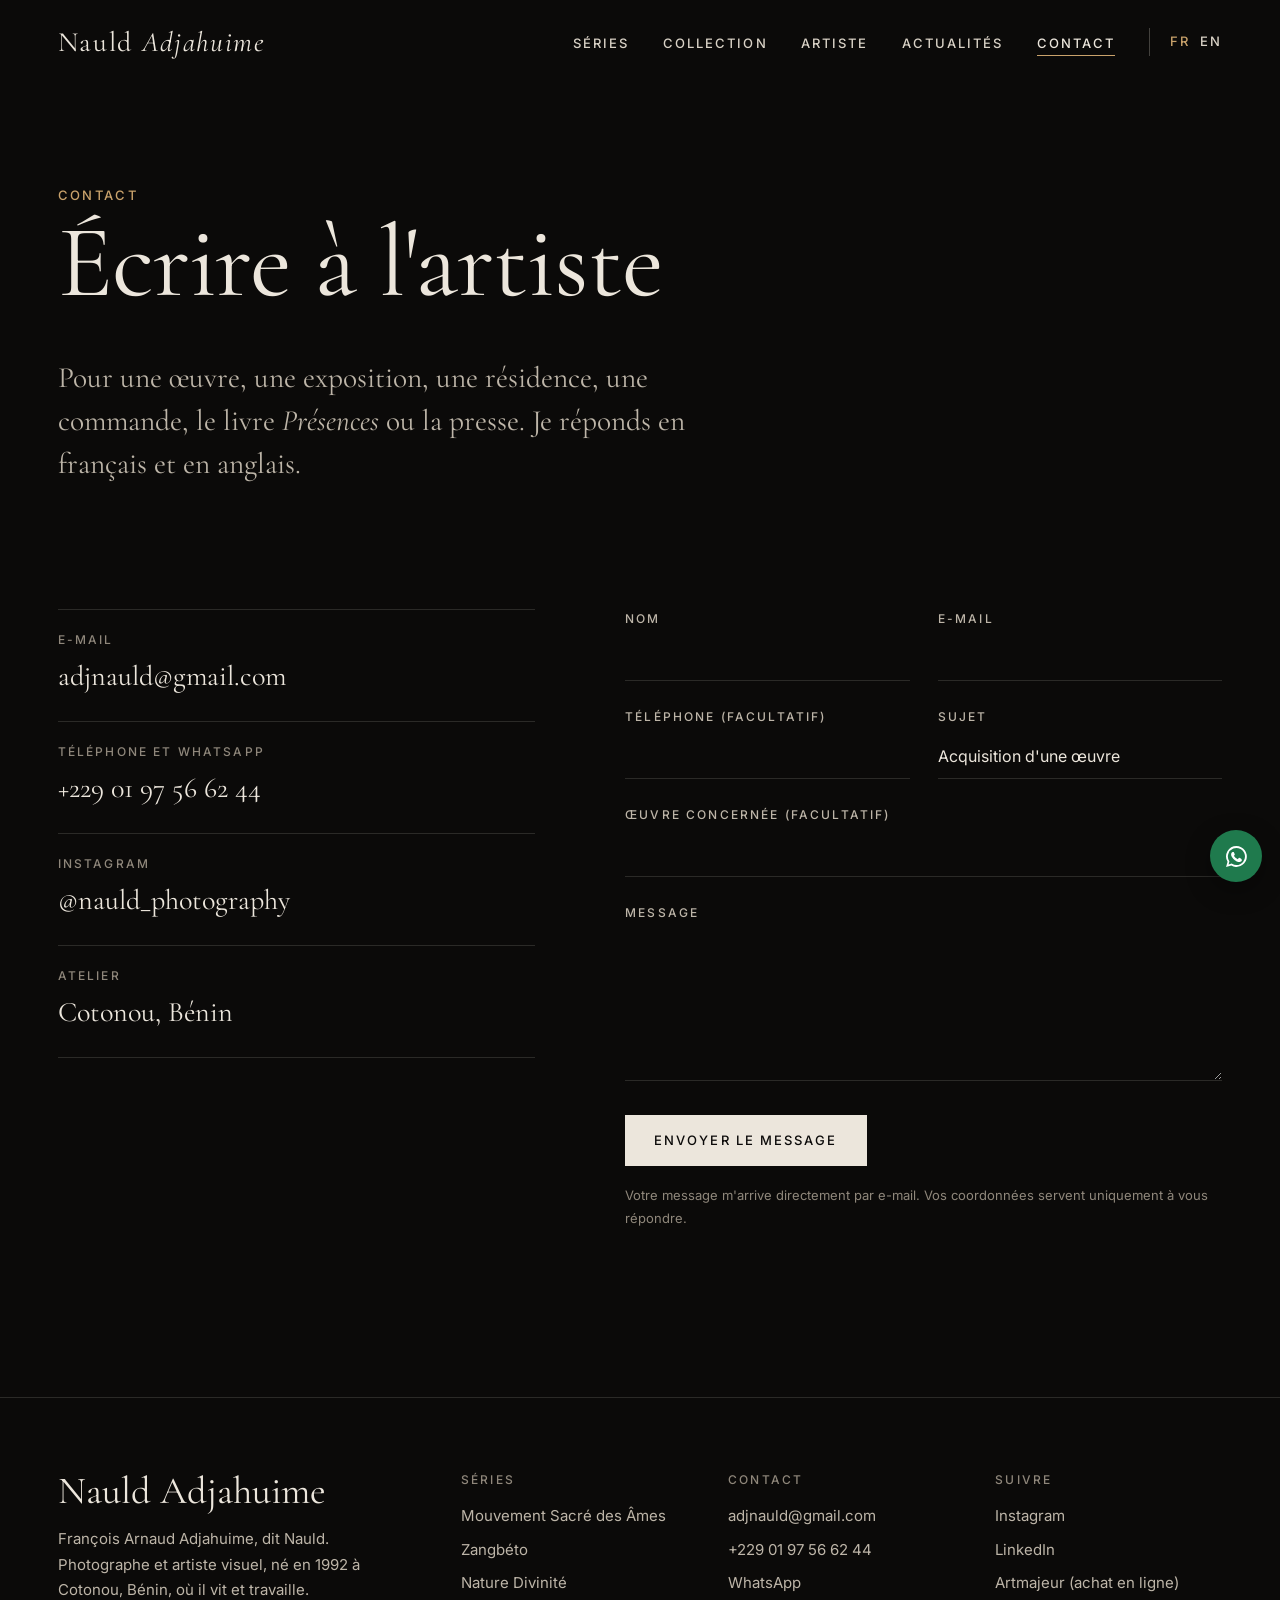
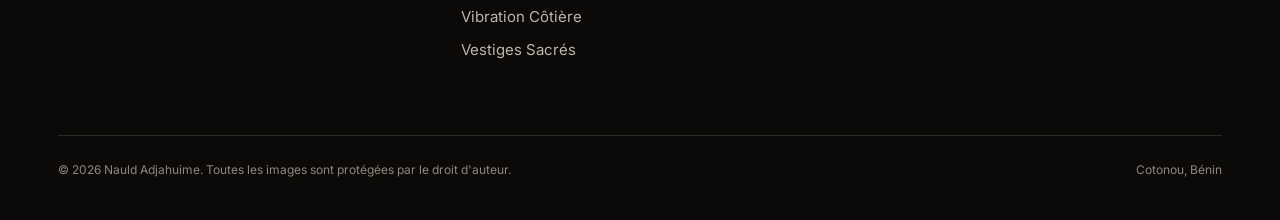
<file: contact.html>
<!doctype html>
<html lang="fr">
<head>
<meta charset="utf-8">
<meta name="viewport" content="width=device-width, initial-scale=1">
<title>Contact · Nauld Adjahuime</title>
<meta name="description" content="Contacter Nauld Adjahuime, photographe et artiste visuel à Cotonou : acquisition d'œuvres, expositions, résidences, presse.">
<link rel="canonical" href="https://nauldadjahuime.com/contact.html">
<link rel="alternate" hreflang="fr" href="https://nauldadjahuime.com/contact.html">
<link rel="alternate" hreflang="en" href="https://nauldadjahuime.com/en/contact.html">
<link rel="alternate" hreflang="x-default" href="https://nauldadjahuime.com/contact.html">
<meta property="og:type" content="website">
<meta property="og:site_name" content="Nauld Adjahuime">
<meta property="og:title" content="Contact · Nauld Adjahuime">
<meta property="og:description" content="Contacter Nauld Adjahuime, photographe et artiste visuel à Cotonou : acquisition d'œuvres, expositions, résidences, presse.">
<meta property="og:image" content="https://nauldadjahuime.com/img/zan-04-l.jpg">
<meta property="og:url" content="https://nauldadjahuime.com/contact.html">
<meta name="twitter:card" content="summary_large_image">
<meta name="theme-color" content="#0b0a09">
<link rel="icon" href="favicon.svg" type="image/svg+xml">
<link rel="preconnect" href="https://fonts.googleapis.com">
<link rel="preconnect" href="https://fonts.gstatic.com" crossorigin>
<link href="https://fonts.googleapis.com/css2?family=Cormorant+Garamond:ital,wght@0,400;0,500;1,400&family=Inter:wght@400;500&display=swap" rel="stylesheet">
<link rel="stylesheet" href="style.css">
</head>
<body>
<a class="skip" href="#contenu">Aller au contenu</a>
<header class="site-header">
  <div class="wrap">
    <a class="brand" href="index.html">Nauld <span>Adjahuime</span></a>
    <button class="nav-toggle" type="button" aria-expanded="false" aria-controls="menu">Menu</button>
    <nav class="nav" id="menu" aria-label="Menu principal">
      <ul>
        <li><a href="series.html">Séries</a></li>
        <li><a href="collection.html">Collection</a></li>
        <li><a href="artiste.html">Artiste</a></li>
        <li><a href="actualites.html">Actualités</a></li>
        <li><a href="contact.html" aria-current="page">Contact</a></li>
        <li class="lang"><span aria-current="true">FR</span><a href="en/contact.html" hreflang="en" lang="en">EN</a></li>
      </ul>
    </nav>
  </div>
</header>
<main id="contenu">
  <div class="wrap page-head">
    <span class="label accent">Contact</span>
    <h1>Écrire à l'artiste</h1>
    <p class="lead muted">Pour une œuvre, une exposition, une résidence, une commande, le livre <em>Présences</em> ou la presse. Je réponds en français et en anglais.</p>
  </div>
  <section style="padding-top:0">
    <div class="wrap contact-grid">
      <ul class="direct">
        <li><small>E-mail</small><a href="mailto:adjnauld@gmail.com">adjnauld@gmail.com</a></li>
        <li><small>Téléphone et WhatsApp</small><a href="https://wa.me/2290197566244" target="_blank" rel="noopener">+229 01 97 56 62 44</a></li>
        <li><small>Instagram</small><a href="https://www.instagram.com/nauld_photography/" target="_blank" rel="noopener">@nauld_photography</a></li>
        <li><small>Atelier</small><span class="v">Cotonou, Bénin</span></li>
      </ul>
      <form name="contact" method="POST" action="merci.html" data-netlify="true" netlify-honeypot="site-web">
        <input type="hidden" name="form-name" value="contact">
        <p class="hp"><label>Ne pas remplir <input name="site-web"></label></p>
        <div class="row">
          <div class="field"><label for="nom">Nom</label><input id="nom" name="nom" autocomplete="name" required></div>
          <div class="field"><label for="email">E-mail</label><input id="email" name="email" type="email" autocomplete="email" required></div>
        </div>
        <div class="row">
          <div class="field"><label for="telephone">Téléphone (facultatif)</label><input id="telephone" name="telephone" type="tel" autocomplete="tel"></div>
          <div class="field"><label for="sujet">Sujet</label>
            <select id="sujet" name="sujet">
              <option>Acquisition d'une œuvre</option>
              <option>Exposition ou résidence</option>
              <option>Livre Présences</option>
              <option>Commande ou collaboration</option>
              <option>Presse</option>
              <option>Autre</option>
            </select>
          </div>
        </div>
        <div class="field"><label for="oeuvre">Œuvre concernée (facultatif)</label><input id="oeuvre" name="oeuvre"></div>
        <div class="field"><label for="message">Message</label><textarea id="message" name="message" required></textarea></div>
        <button class="btn solid" type="submit">Envoyer le message</button>
        <p class="note">Votre message m'arrive directement par e-mail. Vos coordonnées servent uniquement à vous répondre.</p>
      </form>
    </div>
  </section>
</main>
<footer class="site-footer">
  <div class="wrap">
    <div class="cols">
      <div>
        <div class="big">Nauld Adjahuime</div>
        <p class="muted" style="margin:0;max-width:340px">François Arnaud Adjahuime, dit Nauld. Photographe et artiste visuel, né en 1992 à Cotonou, Bénin, où il vit et travaille.</p>
      </div>
      <div>
        <h4>Séries</h4>
        <ul>
          <li><a href="mouvement-sacre-des-ames.html">Mouvement Sacré des Âmes</a></li>
          <li><a href="zangbeto.html">Zangbéto</a></li>
          <li><a href="nature-divinite.html">Nature Divinité</a></li>
          <li><a href="vibration-cotiere.html">Vibration Côtière</a></li>
          <li><a href="vestiges-sacres.html">Vestiges Sacrés</a></li>
        </ul>
      </div>
      <div>
        <h4>Contact</h4>
        <ul>
          <li><a href="mailto:adjnauld@gmail.com">adjnauld@gmail.com</a></li>
          <li><a href="tel:+2290197566244">+229 01 97 56 62 44</a></li>
          <li><a href="https://wa.me/2290197566244" target="_blank" rel="noopener">WhatsApp</a></li>
        </ul>
      </div>
      <div>
        <h4>Suivre</h4>
        <ul>
          <li><a href="https://www.instagram.com/nauld_photography/" target="_blank" rel="noopener">Instagram</a></li>
          <li><a href="https://www.linkedin.com/in/francois-arnaud-adjahuime-371b19124/" target="_blank" rel="noopener">LinkedIn</a></li>
          <li><a href="https://www.artmajeur.com/nauld-adjahuime" target="_blank" rel="noopener">Artmajeur (achat en ligne)</a></li>
        </ul>
      </div>
    </div>
    <div class="legal"><span>© 2026 Nauld Adjahuime. Toutes les images sont protégées par le droit d'auteur.</span><span>Cotonou, Bénin</span></div>
  </div>
</footer>
<a class="wa-float" href="https://wa.me/2290197566244" target="_blank" rel="noopener" aria-label="Écrire sur WhatsApp"><svg viewBox="0 0 24 24" fill="currentColor" aria-hidden="true"><path d="M12 2a10 10 0 0 0-8.6 15.1L2 22l5-1.3A10 10 0 1 0 12 2Zm0 18.2c-1.5 0-3-.4-4.3-1.2l-.3-.2-3 .8.8-2.9-.2-.3A8.2 8.2 0 1 1 12 20.2Zm4.5-6.1c-.2-.1-1.5-.7-1.7-.8-.2-.1-.4-.1-.6.1l-.8 1c-.1.2-.3.2-.5.1a6.7 6.7 0 0 1-3.3-2.9c-.3-.4.3-.4.7-1.4.1-.2 0-.3 0-.4l-.8-1.8c-.2-.5-.4-.4-.6-.4h-.5a1 1 0 0 0-.7.3 3 3 0 0 0-.9 2.2c0 1.3.9 2.5 1 2.7.1.2 1.8 2.8 4.4 3.9 1.7.7 2.3.8 3.1.6.5-.1 1.5-.6 1.7-1.2.2-.6.2-1.1.2-1.2-.1-.1-.3-.2-.6-.3Z"/></svg></a>
<script src="cms.js"></script>
<script src="site.js"></script>
</body>
</html>
</file>
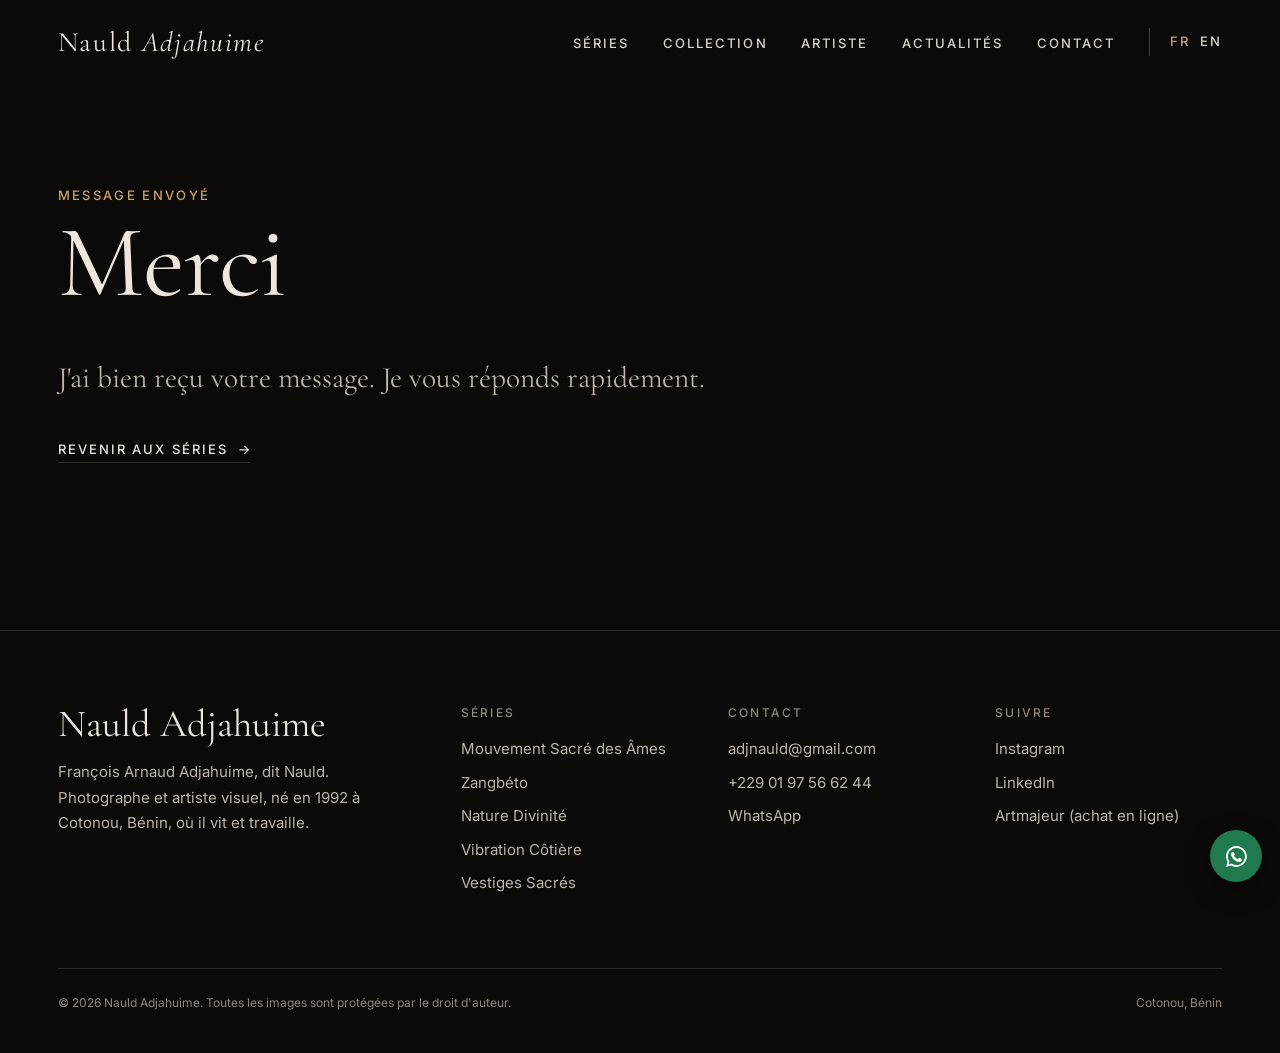
<file: merci.html>
<!doctype html>
<html lang="fr">
<head>
<meta charset="utf-8">
<meta name="viewport" content="width=device-width, initial-scale=1">
<title>Merci · Nauld Adjahuime</title>
<meta name="description" content="Message envoyé.">
<meta name="robots" content="noindex">
<link rel="canonical" href="https://nauldadjahuime.com/merci.html">
<link rel="alternate" hreflang="fr" href="https://nauldadjahuime.com/merci.html">
<link rel="alternate" hreflang="en" href="https://nauldadjahuime.com/en/merci.html">
<link rel="alternate" hreflang="x-default" href="https://nauldadjahuime.com/merci.html">
<meta property="og:type" content="website">
<meta property="og:site_name" content="Nauld Adjahuime">
<meta property="og:title" content="Merci · Nauld Adjahuime">
<meta property="og:description" content="Message envoyé.">
<meta property="og:image" content="https://nauldadjahuime.com/img/zan-04-l.jpg">
<meta property="og:url" content="https://nauldadjahuime.com/merci.html">
<meta name="twitter:card" content="summary_large_image">
<meta name="theme-color" content="#0b0a09">
<link rel="icon" href="favicon.svg" type="image/svg+xml">
<link rel="preconnect" href="https://fonts.googleapis.com">
<link rel="preconnect" href="https://fonts.gstatic.com" crossorigin>
<link href="https://fonts.googleapis.com/css2?family=Cormorant+Garamond:ital,wght@0,400;0,500;1,400&family=Inter:wght@400;500&display=swap" rel="stylesheet">
<link rel="stylesheet" href="style.css">
</head>
<body>
<a class="skip" href="#contenu">Aller au contenu</a>
<header class="site-header">
  <div class="wrap">
    <a class="brand" href="index.html">Nauld <span>Adjahuime</span></a>
    <button class="nav-toggle" type="button" aria-expanded="false" aria-controls="menu">Menu</button>
    <nav class="nav" id="menu" aria-label="Menu principal">
      <ul>
        <li><a href="series.html">Séries</a></li>
        <li><a href="collection.html">Collection</a></li>
        <li><a href="artiste.html">Artiste</a></li>
        <li><a href="actualites.html">Actualités</a></li>
        <li><a href="contact.html">Contact</a></li>
        <li class="lang"><span aria-current="true">FR</span><a href="en/merci.html" hreflang="en" lang="en">EN</a></li>
      </ul>
    </nav>
  </div>
</header>
<main id="contenu">
  <div class="wrap page-head" style="min-height:70vh">
    <span class="label accent">Message envoyé</span>
    <h1>Merci</h1>
    <p class="lead muted">J'ai bien reçu votre message. Je vous réponds rapidement.</p>
    <a class="arrow" href="series.html">Revenir aux séries</a>
  </div>
</main>
<footer class="site-footer">
  <div class="wrap">
    <div class="cols">
      <div>
        <div class="big">Nauld Adjahuime</div>
        <p class="muted" style="margin:0;max-width:340px">François Arnaud Adjahuime, dit Nauld. Photographe et artiste visuel, né en 1992 à Cotonou, Bénin, où il vit et travaille.</p>
      </div>
      <div>
        <h4>Séries</h4>
        <ul>
          <li><a href="mouvement-sacre-des-ames.html">Mouvement Sacré des Âmes</a></li>
          <li><a href="zangbeto.html">Zangbéto</a></li>
          <li><a href="nature-divinite.html">Nature Divinité</a></li>
          <li><a href="vibration-cotiere.html">Vibration Côtière</a></li>
          <li><a href="vestiges-sacres.html">Vestiges Sacrés</a></li>
        </ul>
      </div>
      <div>
        <h4>Contact</h4>
        <ul>
          <li><a href="mailto:adjnauld@gmail.com">adjnauld@gmail.com</a></li>
          <li><a href="tel:+2290197566244">+229 01 97 56 62 44</a></li>
          <li><a href="https://wa.me/2290197566244" target="_blank" rel="noopener">WhatsApp</a></li>
        </ul>
      </div>
      <div>
        <h4>Suivre</h4>
        <ul>
          <li><a href="https://www.instagram.com/nauld_photography/" target="_blank" rel="noopener">Instagram</a></li>
          <li><a href="https://www.linkedin.com/in/francois-arnaud-adjahuime-371b19124/" target="_blank" rel="noopener">LinkedIn</a></li>
          <li><a href="https://www.artmajeur.com/nauld-adjahuime" target="_blank" rel="noopener">Artmajeur (achat en ligne)</a></li>
        </ul>
      </div>
    </div>
    <div class="legal"><span>© 2026 Nauld Adjahuime. Toutes les images sont protégées par le droit d'auteur.</span><span>Cotonou, Bénin</span></div>
  </div>
</footer>
<a class="wa-float" href="https://wa.me/2290197566244" target="_blank" rel="noopener" aria-label="Écrire sur WhatsApp"><svg viewBox="0 0 24 24" fill="currentColor" aria-hidden="true"><path d="M12 2a10 10 0 0 0-8.6 15.1L2 22l5-1.3A10 10 0 1 0 12 2Zm0 18.2c-1.5 0-3-.4-4.3-1.2l-.3-.2-3 .8.8-2.9-.2-.3A8.2 8.2 0 1 1 12 20.2Zm4.5-6.1c-.2-.1-1.5-.7-1.7-.8-.2-.1-.4-.1-.6.1l-.8 1c-.1.2-.3.2-.5.1a6.7 6.7 0 0 1-3.3-2.9c-.3-.4.3-.4.7-1.4.1-.2 0-.3 0-.4l-.8-1.8c-.2-.5-.4-.4-.6-.4h-.5a1 1 0 0 0-.7.3 3 3 0 0 0-.9 2.2c0 1.3.9 2.5 1 2.7.1.2 1.8 2.8 4.4 3.9 1.7.7 2.3.8 3.1.6.5-.1 1.5-.6 1.7-1.2.2-.6.2-1.1.2-1.2-.1-.1-.3-.2-.6-.3Z"/></svg></a>
<script src="cms.js"></script>
<script src="site.js"></script>
</body>
</html>
</file>
<file: style.css>
/* Nauld Adjahuime, site d'artiste */

:root {
  --bg: #0b0a09;
  --bg-2: #13110f;
  --bg-3: #1b1815;
  --ink: #ece6dc;
  --ink-soft: #a39c91;
  --ink-faint: #6f695f;
  --line: rgba(236, 230, 220, 0.14);
  --accent: #c9a26b;
  --paper: #efe9df;
  --paper-ink: #1a1714;
  --serif: "Cormorant Garamond", Georgia, serif;
  --sans: "Inter", -apple-system, "Helvetica Neue", Arial, sans-serif;
  --gutter: clamp(16px, 4.5vw, 64px);
  --max: 1360px;
  --ease: cubic-bezier(.2, .7, .1, 1);
}

* { box-sizing: border-box; }
html { scroll-behavior: smooth; -webkit-text-size-adjust: 100%; }
body {
  margin: 0;
  background: var(--bg);
  color: var(--ink);
  font-family: var(--sans);
  font-size: 16px;
  line-height: 1.7;
  -webkit-font-smoothing: antialiased;
  overflow-x: hidden;
}
img { max-width: 100%; height: auto; display: block; }
a { color: inherit; text-decoration: none; }
a:hover { color: var(--accent); }
:focus-visible { outline: 1px solid var(--accent); outline-offset: 4px; }
::selection { background: var(--accent); color: var(--bg); }

.skip { position: absolute; left: -9999px; }
.skip:focus { left: 16px; top: 16px; background: var(--ink); color: var(--bg); padding: 8px 12px; z-index: 300; }

.wrap { max-width: var(--max); margin: 0 auto; padding: 0 var(--gutter); }
.narrow { max-width: 780px; }

/* ---------- Typographie ---------- */
h1, h2, h3 { font-family: var(--serif); text-wrap: balance; font-weight: 400; line-height: 1.05; margin: 0 0 .4em; letter-spacing: -.01em; }
h1 { font-size: clamp(46px, 8vw, 120px); }
h2 { font-size: clamp(36px, 5vw, 72px); }
h3 { font-size: clamp(24px, 2.4vw, 34px); }
p { margin: 0 0 1.15em; }
em { font-style: italic; }
.label {
  display: inline-block; font-size: 11px; font-weight: 500; letter-spacing: .22em; text-transform: uppercase;
  color: var(--ink-soft);
}
.label.accent { color: var(--accent); }
.quote { font-family: var(--serif); font-style: italic; font-size: clamp(26px, 3.4vw, 46px); line-height: 1.25; }
.lead { font-family: var(--serif); font-size: clamp(22px, 2.3vw, 30px); line-height: 1.45; }
.muted { color: var(--ink-soft); }
.numeral { font-family: var(--serif); font-size: clamp(18px, 1.6vw, 22px); color: var(--accent); letter-spacing: .1em; }

section { padding: clamp(80px, 12vw, 168px) 0; position: relative; }
.rule { height: 1px; background: var(--line); border: 0; margin: 0; }

/* ---------- Liens / boutons ---------- */
.btn {
  display: inline-flex; align-items: center; gap: 12px; cursor: pointer;
  font: 500 12px/1 var(--sans); letter-spacing: .2em; text-transform: uppercase;
  padding: 18px 28px; border: 1px solid var(--ink); color: var(--ink); background: transparent;
  transition: background .35s var(--ease), color .35s var(--ease), border-color .35s;
}
.btn:hover { background: var(--ink); color: var(--bg); }
.btn.solid { background: var(--ink); color: var(--bg); }
.btn.solid:hover { background: var(--accent); border-color: var(--accent); color: var(--bg); }
.arrow { font: 500 12px/1 var(--sans); letter-spacing: .2em; text-transform: uppercase; display: inline-flex; gap: 10px; align-items: center; padding-bottom: 6px; border-bottom: 1px solid var(--line); transition: border-color .3s, color .3s; }
.arrow::after { content: "→"; letter-spacing: 0; transition: transform .3s var(--ease); }
.arrow:hover { border-color: var(--accent); }
.arrow:hover::after { transform: translateX(4px); }

/* ---------- En-tête ---------- */
.site-header { position: fixed; top: 0; left: 0; right: 0; z-index: 100; transition: background .4s, backdrop-filter .4s; }
.site-header::after { content: ""; position: absolute; left: 0; right: 0; bottom: 0; height: 1px; background: var(--line); opacity: 0; transition: opacity .4s; }
.site-header.scrolled { background: rgba(11, 10, 9, .82); backdrop-filter: blur(14px); -webkit-backdrop-filter: blur(14px); }
.site-header.scrolled::after { opacity: 1; }
.site-header .wrap { display: flex; align-items: center; justify-content: space-between; height: 76px; }
.brand { font: 500 13px/1 var(--sans); letter-spacing: .32em; text-transform: uppercase; }
.brand span { color: var(--ink-soft); }
.nav ul { list-style: none; margin: 0; padding: 0; display: flex; gap: clamp(20px, 2.6vw, 40px); }
.nav a { font: 500 11px/1 var(--sans); letter-spacing: .22em; text-transform: uppercase; color: var(--ink-soft); transition: color .3s; }
.nav a:hover, .nav a[aria-current="page"] { color: var(--ink); }
.nav a[aria-current="page"] { box-shadow: 0 1px 0 var(--accent); padding-bottom: 4px; }
.nav-toggle { display: none; background: none; border: 0; color: var(--ink); font: 500 11px/1 var(--sans); letter-spacing: .22em; text-transform: uppercase; cursor: pointer; padding: 10px 0; }

@media (max-width: 900px) {
  .nav-toggle { display: block; position: relative; z-index: 2; }
  .nav { position: fixed; inset: 0; background: var(--bg); display: flex; align-items: center; opacity: 0; visibility: hidden; transition: opacity .4s var(--ease), visibility .4s; }
  .nav.open { opacity: 1; visibility: visible; }
  .nav ul { flex-direction: column; gap: 6px; padding: 0 var(--gutter); }
  .nav a { font: 400 clamp(38px, 10vw, 56px)/1.25 var(--serif); letter-spacing: 0; text-transform: none; color: var(--ink); }
  .nav a[aria-current="page"] { color: var(--accent); box-shadow: none; }
}

/* ---------- Accueil : ouverture ---------- */
.opening { position: relative; height: 100vh; height: 100svh; min-height: 620px; overflow: hidden; display: flex; align-items: center; }
.opening .slides { position: absolute; inset: 0; }
.opening .slides img {
  position: absolute; inset: 0; width: 100%; height: 100%; object-fit: cover;
  opacity: 0; transform: scale(1.08); transition: opacity 2.2s ease, transform 9s linear;
}
.opening .slides img.on { opacity: .5; transform: scale(1); }
.opening::after { content: ""; position: absolute; inset: 0; background: radial-gradient(ellipse at center, rgba(11,10,9,.25), rgba(11,10,9,.85) 75%), linear-gradient(to bottom, rgba(11,10,9,.4), rgba(11,10,9,0) 30%, rgba(11,10,9,.9)); }
.opening .content { position: relative; z-index: 2; width: 100%; text-align: center; }
.opening .quote { max-width: 980px; margin: 0 auto 36px; font-size: clamp(30px, 4.6vw, 64px); }
.opening .quote span { display: block; text-wrap: balance; opacity: 0; transform: translateY(18px); animation: rise 1.4s var(--ease) forwards; }
.opening .quote span:nth-child(2) { animation-delay: .35s; }
.opening .who { opacity: 0; animation: fade 1.6s ease .9s forwards; }
.opening .who strong { display: block; font: 500 13px/1 var(--sans); letter-spacing: .4em; text-transform: uppercase; margin-bottom: 14px; }
.opening .scroll { position: absolute; z-index: 2; left: 50%; bottom: 28px; transform: translateX(-50%); display: flex; flex-direction: column; align-items: center; gap: 12px; opacity: 0; animation: fade 1.6s ease 1.6s forwards; }
.opening .scroll i { width: 1px; height: 46px; background: linear-gradient(var(--ink), transparent); animation: drip 2.4s ease-in-out infinite; transform-origin: top; }
@keyframes rise { to { opacity: 1; transform: none; } }
@keyframes fade { to { opacity: 1; } }
@keyframes drip { 0% { transform: scaleY(0); } 50% { transform: scaleY(1); } 100% { transform: scaleY(1); opacity: 0; } }

/* Intro œuvre */
.manifesto { display: grid; grid-template-columns: 1fr 1.2fr; gap: clamp(40px, 7vw, 120px); align-items: end; }
@media (max-width: 860px) { .manifesto { grid-template-columns: 1fr; } }

/* ---------- Chapitres (séries) ---------- */
.chapter { position: relative; min-height: 100vh; min-height: 100svh; display: flex; align-items: flex-end; overflow: hidden; padding: 0; }
.chapter .bg { position: absolute; inset: -6% 0; }
.chapter .bg img { width: 100%; height: 100%; object-fit: cover; transform: scale(1.04); transition: transform 1.6s var(--ease); }
.chapter:hover .bg img { transform: scale(1); }
.chapter::after { content: ""; position: absolute; inset: 0; background: linear-gradient(to top, rgba(11,10,9,.95) 0%, rgba(11,10,9,.35) 45%, rgba(11,10,9,.15) 100%); }
.chapter .inner { position: relative; z-index: 2; width: 100%; padding-bottom: clamp(56px, 10vh, 120px); }
.chapter .inner .wrap { display: grid; grid-template-columns: 1.4fr 1fr; gap: 40px; align-items: end; }
.chapter h2 { font-size: clamp(48px, 7.5vw, 116px); margin: 10px 0 6px; }
.chapter .sub { font-family: var(--serif); font-style: italic; font-size: clamp(20px, 2vw, 28px); color: var(--ink-soft); }
.chapter .facts { justify-self: end; text-align: right; }
.chapter .facts p { margin: 0 0 22px; color: var(--ink-soft); font-size: 15px; max-width: 360px; margin-left: auto; }
.chapter .meta { font: 500 11px/1.8 var(--sans); letter-spacing: .2em; text-transform: uppercase; color: var(--ink-soft); margin-bottom: 26px; }
@media (max-width: 900px) {
  .chapter .inner .wrap { grid-template-columns: 1fr; }
  .chapter .facts { justify-self: start; text-align: left; }
  .chapter .facts p { margin-left: 0; }
}
.chapter.soon::after { background: linear-gradient(to top, rgba(11,10,9,.97), rgba(11,10,9,.7)); }
.tag-soon { display: inline-block; border: 1px solid var(--accent); color: var(--accent); font: 500 10px/1 var(--sans); letter-spacing: .22em; text-transform: uppercase; padding: 7px 10px; margin-left: 14px; vertical-align: middle; }

/* ---------- Bloc artiste (accueil) ---------- */
.artist-strip { display: grid; grid-template-columns: 1fr 1.15fr; gap: clamp(40px, 7vw, 110px); align-items: center; }
.artist-strip figure { margin: 0; position: relative; }
.artist-strip figure img { width: 100%; aspect-ratio: 4 / 5; object-fit: cover; }
.artist-strip figcaption { margin-top: 12px; font-size: 12px; color: var(--ink-faint); letter-spacing: .04em; }
.keyfacts { list-style: none; padding: 0; margin: 32px 0 36px; border-top: 1px solid var(--line); }
.keyfacts li { display: flex; justify-content: space-between; gap: 20px; padding: 14px 0; border-bottom: 1px solid var(--line); font-size: 14px; }
.keyfacts li span:first-child { color: var(--ink-faint); white-space: nowrap; }
.keyfacts li span:last-child { text-align: right; }
@media (max-width: 860px) { .artist-strip { grid-template-columns: 1fr; } }

/* ---------- Cartes actualités ---------- */
.news-cards { display: grid; grid-template-columns: repeat(3, 1fr); gap: clamp(20px, 3vw, 40px); margin-top: 56px; }
.news-card .ph { aspect-ratio: 4 / 3; overflow: hidden; background: var(--bg-3); margin-bottom: 20px; }
.news-card .ph img { width: 100%; height: 100%; object-fit: cover; transition: transform 1.2s var(--ease); }
.news-card:hover .ph img { transform: scale(1.04); }
.news-card .date { font: 500 11px/1 var(--sans); letter-spacing: .2em; text-transform: uppercase; color: var(--accent); }
.news-card h3 { margin: 12px 0 8px; font-size: clamp(22px, 2vw, 28px); }
.news-card p { color: var(--ink-soft); font-size: 15px; margin: 0; }
@media (max-width: 860px) { .news-cards { grid-template-columns: 1fr; } }

/* ---------- Teaser collection ---------- */
.collection-teaser { display: grid; grid-template-columns: repeat(3, 1fr); gap: 12px; margin: 48px 0; }
.collection-teaser img { width: 100%; aspect-ratio: 3 / 4; object-fit: cover; }
@media (max-width: 680px) { .collection-teaser { grid-template-columns: 1fr 1fr; } .collection-teaser a:last-child { display: none; } }

/* ---------- Bandeau contact ---------- */
.cta { text-align: center; border-top: 1px solid var(--line); }
.cta .quote { max-width: 860px; margin: 0 auto 18px; }
.cta p.muted { max-width: 560px; margin: 0 auto 40px; }
.cta .actions { display: flex; gap: 14px; justify-content: center; flex-wrap: wrap; }

/* ---------- Page série ---------- */
.series-hero { position: relative; height: 100vh; height: 100svh; min-height: 620px; display: flex; align-items: flex-end; overflow: hidden; }
.series-hero > img { position: absolute; inset: 0; width: 100%; height: 100%; object-fit: cover; animation: settle 2.4s var(--ease) both; }
@keyframes settle { from { transform: scale(1.08); opacity: 0; } to { transform: none; opacity: 1; } }
.series-hero::after { content: ""; position: absolute; inset: 0; background: linear-gradient(to top, rgba(11,10,9,1) 0%, rgba(11,10,9,.45) 40%, rgba(11,10,9,.2) 100%); }
.series-hero .inner { position: relative; z-index: 2; width: 100%; padding-bottom: clamp(48px, 9vh, 110px); }
.series-hero h1 { margin: 12px 0 10px; }
.series-hero .sub { font-family: var(--serif); font-style: italic; font-size: clamp(22px, 2.4vw, 32px); color: var(--ink-soft); }

.epigraph { text-align: center; }
.epigraph .quote { max-width: 900px; margin: 0 auto; }
.epigraph .label { margin-top: 26px; }

.series-intro { display: grid; grid-template-columns: 340px 1fr; gap: clamp(40px, 7vw, 120px); align-items: start; }
.series-intro .text p:first-child { font-family: var(--serif); font-size: clamp(22px, 2.2vw, 29px); line-height: 1.45; color: var(--ink); }
.series-intro .text p { color: #cfc8bd; }
.fiche { list-style: none; margin: 0; padding: 0; border-top: 1px solid var(--line); position: sticky; top: 110px; }
.fiche li { padding: 14px 0; border-bottom: 1px solid var(--line); font-size: 14px; }
.fiche li span { display: block; font: 500 10px/1.6 var(--sans); letter-spacing: .22em; text-transform: uppercase; color: var(--ink-faint); margin-bottom: 4px; }
@media (max-width: 860px) { .series-intro { grid-template-columns: 1fr; } .series-intro .text { order: -1; } .fiche { position: static; } }

.proverb { border-left: 1px solid var(--accent); padding-left: 24px; margin: 36px 0; font-family: var(--serif); font-style: italic; font-size: 22px; line-height: 1.45; color: var(--ink); }
.proverb small { display: block; font: 400 13px/1.6 var(--sans); font-style: normal; color: var(--ink-soft); margin-top: 8px; }

/* Grille des œuvres */
.works-head { display: flex; justify-content: space-between; align-items: end; gap: 24px; flex-wrap: wrap; margin-bottom: 48px; }
.works { columns: 3; column-gap: clamp(16px, 2.4vw, 36px); }
@media (max-width: 1000px) { .works { columns: 2; } }
@media (max-width: 560px) { .works { columns: 1; } }
.work { break-inside: avoid; margin: 0 0 clamp(36px, 4vw, 56px); }
.work button { display: block; width: 100%; padding: 0; border: 0; background: var(--bg-3); cursor: zoom-in; overflow: hidden; }
.work button img { width: 100%; transition: transform 1.2s var(--ease), opacity .6s; }
.work button:hover img { transform: scale(1.025); }
.work .diptych { display: grid; grid-template-columns: 1fr 1fr; }
.work figcaption { padding-top: 14px; }
.work .num { font: 500 10px/1 var(--sans); letter-spacing: .22em; text-transform: uppercase; color: var(--accent); }
.work .title { display: block; font-family: var(--serif); font-size: 23px; line-height: 1.2; margin: 6px 0 4px; }
.work .specs { font-size: 13px; color: var(--ink-soft); }
.subgroup { margin: 24px 0 40px; padding-top: 40px; border-top: 1px solid var(--line); }

.exhib { list-style: none; padding: 0; margin: 0; border-top: 1px solid var(--line); }
.exhib li { display: grid; grid-template-columns: 140px 1fr; gap: 24px; padding: 18px 0; border-bottom: 1px solid var(--line); }
.exhib li span { color: var(--ink-soft); font-size: 14px; }
@media (max-width: 560px) { .exhib li { grid-template-columns: 1fr; gap: 2px; } }

.next-series { display: block; position: relative; overflow: hidden; min-height: 70vh; display: flex; align-items: center; justify-content: center; text-align: center; }
.next-series img { position: absolute; inset: 0; width: 100%; height: 100%; object-fit: cover; opacity: .35; transition: opacity .8s, transform 1.6s var(--ease); }
.next-series:hover img { opacity: .55; transform: scale(1.03); }
.next-series .inner { position: relative; z-index: 2; }
.next-series h2 { margin: 14px 0 0; }
.next-series:hover { color: var(--ink); }

/* ---------- Visionneuse ---------- */
.viewer { position: fixed; inset: 0; z-index: 400; background: #080706; display: none; }
.viewer.open { display: grid; grid-template-columns: 1fr 380px; }
.viewer .stage { position: relative; display: flex; align-items: center; justify-content: center; padding: 64px 72px; min-height: 0; }
.viewer .stage img { max-width: 100%; max-height: calc(100vh - 128px); width: auto; height: auto; object-fit: contain; }
.viewer .stage .pair { display: flex; max-height: calc(100vh - 128px); }
.viewer .stage .pair img { max-width: 50%; }
.viewer aside { border-left: 1px solid var(--line); padding: 88px 36px 36px; overflow-y: auto; }
.viewer aside .num { font: 500 11px/1 var(--sans); letter-spacing: .22em; text-transform: uppercase; color: var(--accent); }
.viewer aside h3 { margin: 14px 0 8px; font-size: 34px; }
.viewer aside .specs { color: var(--ink-soft); font-size: 14px; margin-bottom: 22px; }
.viewer aside .notice { color: #cfc8bd; font-size: 15px; }
.viewer aside .btn { margin-top: 14px; }
.viewer aside .btn.ask { margin-right: 10px; }
.viewer aside .buy-note { margin-top: 10px; font-size: 13px; color: var(--ink-soft); }
.viewer .ctrl { position: absolute; background: none; border: 0; color: var(--ink); cursor: pointer; font: 500 11px/1 var(--sans); letter-spacing: .22em; text-transform: uppercase; padding: 14px; z-index: 3; }
.viewer .close { top: 18px; right: 18px; }
.viewer .prev, .viewer .next { top: 50%; transform: translateY(-50%); font: 300 34px/1 var(--sans); letter-spacing: 0; }
.viewer .prev { left: 10px; }
.viewer .next { right: 10px; }
.viewer .count { position: absolute; left: 24px; top: 24px; font: 500 11px/1 var(--sans); letter-spacing: .22em; color: var(--ink-soft); }
@media (max-width: 900px) {
  .viewer.open { display: block; overflow-y: auto; }
  .viewer .stage { padding: 64px 12px 12px; min-height: 62vh; }
  .viewer .stage img { max-height: 70vh; }
  .viewer aside { border-left: 0; border-top: 1px solid var(--line); padding: 28px var(--gutter) 48px; }
  .viewer .close { position: fixed; }
  .viewer .prev, .viewer .next { top: 35vh; }
}

/* ---------- Pages simples ---------- */
.page-head { padding-top: clamp(150px, 20vh, 220px); padding-bottom: clamp(48px, 7vw, 96px); }
.page-head p { max-width: 660px; }

/* Collection */
.collection-part { padding-top: 0; }
.part-head { display: grid; grid-template-columns: 1fr 1.3fr; gap: clamp(32px, 6vw, 96px); align-items: end; margin-bottom: 48px; padding-top: 56px; border-top: 1px solid var(--line); }
.part-head p { color: var(--ink-soft); margin: 0; }
@media (max-width: 860px) { .part-head { grid-template-columns: 1fr; } }
.grid-coll { display: grid; grid-template-columns: repeat(3, 1fr); gap: clamp(16px, 2.4vw, 36px) clamp(16px, 2.4vw, 36px); }
@media (max-width: 860px) { .grid-coll { grid-template-columns: 1fr 1fr; } }
@media (max-width: 520px) { .grid-coll { grid-template-columns: 1fr; } }
.grid-coll .work { margin: 0; }
.grid-coll .work button img { aspect-ratio: 4 / 5; object-fit: cover; }
.price { color: var(--ink); }

.tarifs { width: 100%; border-collapse: collapse; font-size: 14px; }
.tarifs th, .tarifs td { text-align: left; padding: 14px 12px 14px 0; border-bottom: 1px solid var(--line); vertical-align: top; }
.tarifs th { font: 500 10px/1.5 var(--sans); letter-spacing: .2em; text-transform: uppercase; color: var(--ink-faint); }
.tarifs td small { display: block; color: var(--ink-faint); }
.table-scroll { overflow-x: auto; }
.two-col { display: grid; grid-template-columns: 1fr 1fr; gap: clamp(32px, 6vw, 96px); }
@media (max-width: 860px) { .two-col { grid-template-columns: 1fr; } }

/* Artiste */
.artist-hero { display: grid; grid-template-columns: 1.1fr 1fr; gap: clamp(40px, 6vw, 96px); align-items: end; padding-top: clamp(130px, 18vh, 200px); }
.artist-hero figure { margin: 0; }
.artist-hero img { width: 100%; aspect-ratio: 4 / 5; object-fit: cover; }
@media (max-width: 860px) { .artist-hero { grid-template-columns: 1fr; } }
.paper { background: var(--paper); color: var(--paper-ink); }
.paper .muted { color: #6d655b; }
.paper .label { color: #8a7f72; }
.paper .quote { color: var(--paper-ink); }
.author-note p { font-family: var(--serif); font-size: clamp(20px, 1.9vw, 25px); line-height: 1.6; }
.author-note .sign { font-family: var(--sans); font-size: 13px; letter-spacing: .14em; text-transform: uppercase; margin-top: 32px; }

.gallery-me { display: grid; grid-template-columns: repeat(3, 1fr); gap: 10px; }
.gallery-me figure { margin: 0; }
.gallery-me img { width: 100%; aspect-ratio: 3 / 4; object-fit: cover; }
.gallery-me figcaption { font-size: 12px; color: var(--ink-faint); margin-top: 8px; }
@media (max-width: 860px) { .gallery-me { grid-template-columns: 1fr 1fr; } }

.cv { display: grid; grid-template-columns: 240px 1fr; gap: 12px 56px; }
.cv h3 { font: 500 11px/1.6 var(--sans); letter-spacing: .22em; text-transform: uppercase; color: var(--accent); padding-top: 18px; margin: 0; }
.cv ul { list-style: none; margin: 0 0 36px; padding: 0; }
.cv li { display: grid; grid-template-columns: 110px 1fr; gap: 20px; padding: 16px 0; border-bottom: 1px solid var(--line); font-size: 15px; }
.cv li .y { color: var(--ink-soft); }
@media (max-width: 760px) { .cv { grid-template-columns: 1fr; } .cv li { grid-template-columns: 1fr; gap: 2px; } }

.press { list-style: none; margin: 0; padding: 0; display: grid; grid-template-columns: 1fr 1fr; gap: 0 56px; }
.press li { border-bottom: 1px solid var(--line); }
.press a { display: block; padding: 18px 0; }
.press strong { font-weight: 500; display: block; }
.press small { color: var(--ink-soft); font-size: 13px; }
.press a:hover strong { color: var(--accent); }
@media (max-width: 760px) { .press { grid-template-columns: 1fr; } }

/* Actualités */
.news-list { list-style: none; margin: 0; padding: 0; }
.news-item { display: grid; grid-template-columns: 200px 1fr 300px; gap: clamp(20px, 4vw, 56px); padding: 40px 0; border-top: 1px solid var(--line); align-items: start; }
.news-item .date { font: 500 11px/1.6 var(--sans); letter-spacing: .2em; text-transform: uppercase; color: var(--accent); padding-top: 8px; }
.news-item h3 { margin-bottom: 10px; }
.news-item p { color: var(--ink-soft); margin: 0; }
.news-item img { width: 100%; aspect-ratio: 4 / 3; object-fit: cover; }
@media (max-width: 900px) { .news-item { grid-template-columns: 1fr; gap: 12px; } }

/* Contact */
.contact-grid { display: grid; grid-template-columns: 1fr 1.25fr; gap: clamp(40px, 7vw, 120px); }
@media (max-width: 860px) { .contact-grid { grid-template-columns: 1fr; } }
.direct { list-style: none; padding: 0; margin: 0; border-top: 1px solid var(--line); }
.direct li { padding: 20px 0; border-bottom: 1px solid var(--line); }
.direct small { display: block; font: 500 10px/1.6 var(--sans); letter-spacing: .22em; text-transform: uppercase; color: var(--ink-faint); margin-bottom: 4px; }
.direct a, .direct span.v { font-family: var(--serif); font-size: clamp(22px, 2.2vw, 30px); }
form .field { margin-bottom: 26px; }
form label { display: block; font: 500 10px/1.6 var(--sans); letter-spacing: .22em; text-transform: uppercase; color: var(--ink-soft); margin-bottom: 8px; }
form input, form select, form textarea {
  width: 100%; font: 16px/1.5 var(--sans); color: var(--ink); background: transparent;
  border: 0; border-bottom: 1px solid var(--line); border-radius: 0; padding: 10px 0;
}
form select { appearance: none; -webkit-appearance: none; background: transparent; }
form select option { background: var(--bg-2); color: var(--ink); }
form input:focus, form select:focus, form textarea:focus { outline: none; border-bottom-color: var(--accent); }
form textarea { min-height: 150px; resize: vertical; }
form .row { display: grid; grid-template-columns: 1fr 1fr; gap: 28px; }
@media (max-width: 560px) { form .row { grid-template-columns: 1fr; gap: 0; } }
form .hp { display: none; }
form .note { font-size: 13px; color: var(--ink-faint); margin-top: 18px; }

/* ---------- Pied de page ---------- */
.site-footer { border-top: 1px solid var(--line); padding: 72px 0 40px; font-size: 14px; }
.site-footer .cols { display: grid; grid-template-columns: 1.6fr 1fr 1fr 1fr; gap: 40px; }
.site-footer .big { font-family: var(--serif); font-size: clamp(28px, 3vw, 40px); line-height: 1.1; margin-bottom: 14px; }
.site-footer h4 { font: 500 10px/1.6 var(--sans); letter-spacing: .22em; text-transform: uppercase; color: var(--ink-faint); margin: 0 0 14px; }
.site-footer ul { list-style: none; margin: 0; padding: 0; }
.site-footer li { margin-bottom: 8px; color: var(--ink-soft); }
.site-footer li a:hover { color: var(--ink); }
.site-footer .legal { margin-top: 64px; padding-top: 24px; border-top: 1px solid var(--line); color: var(--ink-faint); font-size: 12px; display: flex; justify-content: space-between; gap: 16px; flex-wrap: wrap; }
@media (max-width: 860px) { .site-footer .cols { grid-template-columns: 1fr 1fr; } .site-footer .cols > div:first-child { grid-column: 1 / -1; } }

.wa-float { position: fixed; right: 18px; bottom: 18px; z-index: 90; width: 52px; height: 52px; border-radius: 50%; background: #1f7a4d; color: #fff; display: flex; align-items: center; justify-content: center; box-shadow: 0 8px 24px rgba(0,0,0,.35); transition: transform .3s var(--ease); }
.wa-float:hover { color: #fff; transform: scale(1.06); }
.wa-float svg { width: 25px; height: 25px; }

/* Apparition au défilement */
.reveal { opacity: 0; transform: translateY(28px); transition: opacity 1.2s var(--ease), transform 1.2s var(--ease); }
.reveal.in { opacity: 1; transform: none; }
@media (prefers-reduced-motion: reduce) {
  *, *::before, *::after { animation: none !important; transition: none !important; }
  .reveal, .opening .quote span, .opening .who, .opening .scroll { opacity: 1; transform: none; }
  .opening .slides img.on { opacity: .5; }
  html { scroll-behavior: auto; }
}

/* Protection des images : pas de glisser-déposer, pas de menu au toucher long */
img { -webkit-user-drag: none; user-select: none; -webkit-user-select: none; -webkit-touch-callout: none; }
.work button, .viewer .pic { position: relative; }
.viewer .pic::after { content: ""; position: absolute; inset: 0; }

/* Page Artiste : bandeau photo entière */
.artist-banner { position: relative; padding-top: 76px; }
.artist-banner > img { width: 100%; max-height: 92vh; object-fit: contain; background: #000; display: block; }
.artist-banner .inner { padding: 40px 0 0; }
.artist-banner h1 { margin: 12px 0 10px; }
.portrait-noir { margin: 0; }
.portrait-noir img { width: 100%; }
.artist-strip figure img { aspect-ratio: auto; object-fit: initial; }

/* Galerie de l'artiste : photos entières, sans recadrage */
.gallery-me { display: block; columns: 2; column-gap: 12px; }
.gallery-me figure { break-inside: avoid; margin: 0 0 22px; }
.gallery-me img { aspect-ratio: auto; object-fit: initial; }
@media (max-width: 560px) { .gallery-me { columns: 1; } }

/* Plonger dans la série */
.depth { padding-top: 0; }
.depth-head { margin-bottom: 40px; border-top: 1px solid var(--line); padding-top: 48px; }
.depth-row { display: grid; grid-template-columns: 1fr 1fr; gap: clamp(32px, 6vw, 96px); align-items: center; margin-bottom: clamp(64px, 9vw, 128px); }
.depth-row figure { margin: 0; }
.depth-row figure img { width: 100%; }
.depth-row h3 { font-size: clamp(28px, 3vw, 42px); }
.depth-row p { color: #cfc8bd; font-size: 17px; }
.depth-row.flip figure { order: 2; }
@media (max-width: 860px) { .depth-row { grid-template-columns: 1fr; } .depth-row.flip figure { order: 0; } }
.depth-quote { margin: 0 auto; max-width: 940px; text-align: center; padding: clamp(24px, 4vw, 56px) 0 0; }
.depth-quote .quote { margin-bottom: 18px; }

/* Photo verticale sous le titre Biographie */
.bio-side .bio-photo { margin: 28px 0 0; max-width: 420px; }
.bio-photo img { width: 100%; aspect-ratio: 3 / 4; object-fit: cover; object-position: 16% 40%; }
.bio-photo figcaption { margin-top: 12px; font-size: 12px; color: var(--ink-faint); }
.bio-side { position: sticky; top: 110px; align-self: start; }
@media (max-width: 860px) { .bio-side { position: static; } }

/* ===== Lisibilité renforcée (octobre 2026) ===== */
:root { --ink-soft: #bdb5a8; --ink-faint: #8f877b; }
body { font-size: 17px; }
.site-header .wrap { height: 84px; }
.brand { font: 400 clamp(22px, 2.2vw, 28px)/1 var(--serif); letter-spacing: .06em; text-transform: none; }
.brand span { color: var(--ink); font-style: italic; }
.nav a { font-size: 13px; letter-spacing: .16em; color: #d9d2c6; }
.nav-toggle { font-size: 13px; letter-spacing: .16em; }
.label { font-size: 13px; letter-spacing: .18em; }
.arrow, .btn { font-size: 13px; letter-spacing: .16em; }
.numeral { font-size: clamp(22px, 2vw, 28px); }
.chapter .meta { font-size: 13px; letter-spacing: .16em; color: #d9d2c6; }
.chapter .facts p { font-size: 16px; color: #d9d2c6; }
.opening .who strong { font-size: clamp(16px, 1.6vw, 20px); letter-spacing: .32em; }
.opening .label { color: #d9d2c6; }
.fiche li { font-size: 15px; }
.fiche li span { font-size: 12px; letter-spacing: .18em; color: var(--ink-soft); }
.work .num { font-size: 12px; letter-spacing: .18em; }
.work .title { font-size: 25px; }
.work .specs { font-size: 14px; }
.news-card .date, .news-item .date { font-size: 13px; letter-spacing: .14em; }
.news-card p { font-size: 16px; }
.keyfacts li { font-size: 15px; }
.cv h3 { font-size: 13px; letter-spacing: .18em; }
.cv li { font-size: 16px; }
.press small { font-size: 14px; }
.site-footer { font-size: 15px; }
.site-footer h4, .direct small, form label { font-size: 12px; letter-spacing: .18em; }
.viewer aside .num { font-size: 12px; }
.viewer aside .specs { font-size: 15px; }
.viewer aside .notice { font-size: 16px; }
.series-intro .text p { font-size: 17px; }
.gallery-me figcaption, .bio-photo figcaption, .artist-strip figcaption { font-size: 13px; }
.tarifs { font-size: 15px; }
.tarifs th { font-size: 12px; }
@media (max-width: 900px) {
  .brand { font-size: 22px; }
  .nav a { font: 400 clamp(38px, 10vw, 56px)/1.25 var(--serif); letter-spacing: 0; text-transform: none; color: var(--ink); }
}

/* Sélecteur de langue FR | EN */
.nav .lang { display: flex; align-items: center; gap: 10px; padding-left: clamp(14px, 1.6vw, 24px); border-left: 1px solid rgba(236,230,220,.25); }
.nav .lang span[aria-current] { font: 500 13px/1 var(--sans); letter-spacing: .16em; color: var(--accent); }
.nav .lang a { font-size: 13px; letter-spacing: .16em; }
@media (max-width: 900px) {
  .nav .lang { border-left: 0; padding-left: 0; margin-top: 18px; gap: 18px; }
  .nav .lang a, .nav .lang span[aria-current] { font: 500 16px/1 var(--sans); letter-spacing: .2em; text-transform: uppercase; }
}
</file>
